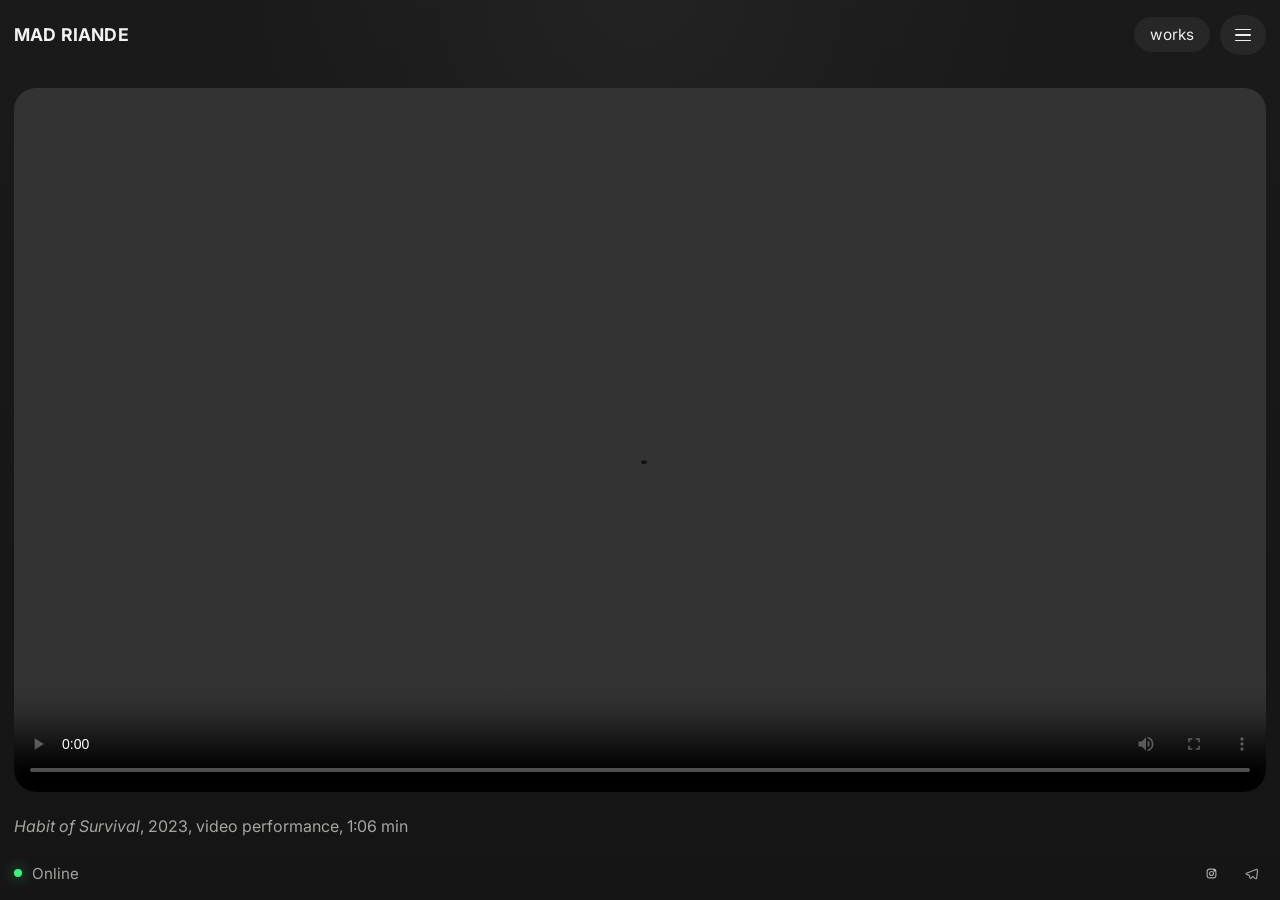
<file: habit-of-survival.html>
<!doctype html>
<html lang="en">
  <head>
    <meta charset="UTF-8" />
    <meta name="viewport" content="width=device-width, initial-scale=1.0" />
    <title>Habit of Survival</title>
    <link rel="preconnect" href="https://fonts.googleapis.com" />
    <link rel="preconnect" href="https://fonts.gstatic.com" crossorigin />
    <link
      href="https://fonts.googleapis.com/css2?family=Inter:wght@400;500;600;700&display=swap"
      rel="stylesheet"
    />
    <link rel="stylesheet" href="styles.css" />
  </head>
  <body>
    <div class="page-shell work-page-shell">
      <header class="topbar work-topbar">
        <a class="brand" href="index.html" aria-label="Mad Riande home">MAD RIANDE</a>
        <nav class="nav" aria-label="Primary">
          <div class="menu-wrap">
            <button
              class="nav-button"
              type="button"
              aria-expanded="false"
              aria-controls="works-menu"
              data-works-toggle
            >
              works
            </button>
            <div class="menu-panel works-panel" id="works-menu" hidden>
              <a class="menu-item" href="strabi-vismuz.html">Strabi-vismuz</a>
              <a class="menu-item" href="visual-cortex.html">Visual Cortex</a>
              <a class="menu-item" href="mad-c-ren-00.html">MAD C+ REN 00</a>
              <a class="menu-item" href="cyborgism.html">Cyborgism</a>
              <a class="menu-item" href="ke-1-2-mv2.html">KE = 1/2 mv2</a>
              <a class="menu-item" href="ciru-jia.html">Ciru-jia</a>
              <a class="menu-item" href="habit-of-survival.html">Habit of Survival</a>
            </div>
          </div>
          <div class="menu-wrap">
            <button
              class="nav-button nav-icon-button"
              type="button"
              aria-expanded="false"
              aria-controls="site-menu"
              data-menu-toggle
            >
              <span class="sr-only">Open menu</span>
              <span class="hamburger" aria-hidden="true">
                <span></span>
                <span></span>
                <span></span>
              </span>
            </button>
            <div class="menu-panel" id="site-menu" hidden>
              <button class="menu-item" type="button" data-bio-toggle>biography</button>
              <button class="menu-item" type="button" data-contact-toggle>contact</button>
              <button class="menu-item" type="button" data-exhibits-toggle>exhibits/press</button>
            </div>
          </div>
        </nav>
      </header>

      <main class="work-page-main">
        <section class="work-detail-card">
          <div class="work-detail-media">
            <video controls autoplay loop playsinline>
              <source src="video%20blake.mov" type="video/quicktime" />
            </video>
          </div>
          <div class="work-detail-copy">
            <p class="work-detail-meta">
              <em>Habit of Survival</em>, 2023, video performance, 1:06 min
            </p>
          </div>
        </section>
        <div class="hero-copy work-modal" id="about" hidden>
          <button class="bio-close" type="button" aria-label="Close bio" data-bio-close>+</button>
          <p class="eyebrow">Biography</p>
          <p>
            Mad Riande (Panamanian, b. 1992) is a multidisciplinary artist based in LA,
            California. Working across painting, sculpture, video performance and
            interactive systems using Arduino, her practice engages biological research,
            memory, and evolving technological environments.
          </p>
          <p>
            Mad received a BFA in Industrial Design from the Savannah College of Art and
            Design and an MFA from Pratt Institute. Her work has been exhibited at Museo
            de Arte Contemporaneo de Panama, Rubelle & Norman Schafler Gallery
            (Brooklyn), Workspace Gallery (Manchester, CT), Satellite Art Fair - Art
            Basel (Miami), Centro Cultural Internacional (Panama City), Prisma Estudio
            (Lisbon), and Galeria Habitante (Panama), among others.
          </p>
        </div>
        <div class="hero-copy work-modal" id="exhibits-press" hidden>
          <button
            class="bio-close"
            type="button"
            aria-label="Close exhibits and press"
            data-exhibits-close
          >
            +
          </button>
          <p class="eyebrow">Exhibits / Press</p>
          <ul class="info-list">
            <li>Prisma Estudio | Solace Exhibition | Residency and Exhibition, Lisbon, Portugal | 2023</li>
            <li>Satellite Art Show | Art Basel 2022, Miami, Florida | 2023</li>
            <li>INSIGHT 3 - To the Third Power Exhibition | Work Space Gallery, Manchester, NY | 2022</li>
            <li>Corpus: Landscapes of Memories and Eternal Sprouting | The Rubelle & Norman Schafler Gallery, Brooklyn, NY | 2022</li>
            <li>Pratt's 2022 Fine Art and Photography MFA Thesis Exhibition, New York City, NY | 2022</li>
            <li>El 20 y Su Contexto | CCI - Centro Cultural Internacional, Panama City, Panama | 2019</li>
            <li>Pa'Lante | Galeria Mateo Sariel, Panama City, Panama | May 7, 2017</li>
            <li>Shift Design Residence, Tuscumbia, Alabama | 2016</li>
          </ul>
          <ul class="info-list">
            <li>Artist Close up #7 | Contemporary Art Magazine, London, UK | 2021</li>
            <li>Collect Art - Summer Issue, Tbilisi, Georgia | 2021</li>
            <li>
              "Meet Madeleine Riande | Multidisciplinary Artist" | Shoutout Arizona Magazine, Arizona, USA | 2023
              <br />
              <a href="https://shoutoutarizona.com/meet-madeleine-riande-multidisciplinary-artist" target="_blank" rel="noreferrer">
                shoutoutarizona.com/meet-madeleine-riande-multidisciplinary-artist
              </a>
            </li>
            <li>
              "EL ARTE ES CONCEPTUALMENTE INTELECTUAL" | Selecta Panama, Panama City, Panama | 2023
              <br />
              <a href="https://www.selectamagazine.com.pa/?s=Madeleine+riand8" target="_blank" rel="noreferrer">
                selectamagazine.com.pa/?s=Madeleine+riand8
              </a>
            </li>
            <li>
              "Madeleine Riande: Explora la Libertad del Arte" | Revista AUNO, Panama City, Panama | 2023
              <br />
              <a href="https://www.revistaauno.com/post/madeleine-riande-explora-la-libertad-del-art8" target="_blank" rel="noreferrer">
                revistaauno.com/post/madeleine-riande-explora-la-libertad-del-art8
              </a>
            </li>
            <li>
              "Pratt's 2022 Fine Arts and Photography MFA Thesis Exhibition on View in Brooklyn" | Hipper Allergic USA | 2022
              <br />
              <a href="https://hyperallergic.com/724758/pratt-2022-fine-arts-photography-mfa-thesis-exhibition" target="_blank" rel="noreferrer">
                hyperallergic.com/724758/pratt-2022-fine-arts-photography-mfa-thesis-exhibition
              </a>
            </li>
            <li>“Madeleine Riande, una propuesta unica, desde la trinchera de la imaginacion” | La Estrella Panama, Panama City, Panama | 2020</li>
          </ul>
        </div>
        <div class="hero-copy work-modal contact-modal" id="contact-modal" hidden>
          <button class="bio-close" type="button" aria-label="Close contact" data-contact-close>
            +
          </button>
          <p class="eyebrow">Contact</p>
          <form class="contact-form" data-contact-form>
            <label class="contact-field">
              <span>name</span>
              <input type="text" name="name" autocomplete="name" />
            </label>
            <label class="contact-field">
              <span>email</span>
              <input type="email" name="email" autocomplete="email" />
            </label>
            <label class="contact-field">
              <span>message</span>
              <textarea name="message" rows="6" required></textarea>
            </label>
            <div class="contact-actions">
              <button class="contact-send" type="submit">send</button>
              <a class="contact-direct" href="mailto:mad@worm.wtf">mad@worm.wtf</a>
            </div>
          </form>
        </div>
      </main>
      <footer class="footer" id="contact">
        <div class="status">
          <span class="status-dot" aria-hidden="true"></span>
          <span>Online</span>
        </div>

        <div class="footer-meta">
          <a
            href="https://www.instagram.com/funkadelik_mad/"
            aria-label="Instagram"
            target="_blank"
            rel="noreferrer"
          >
            <svg viewBox="0 0 24 24" aria-hidden="true">
              <rect x="5" y="5" width="14" height="14" rx="4"></rect>
              <circle cx="12" cy="12" r="3.2"></circle>
              <circle cx="16.7" cy="7.3" r="1"></circle>
            </svg>
          </a>
          <a
            href="https://t.me/funkamad"
            aria-label="Telegram"
            target="_blank"
            rel="noreferrer"
          >
            <svg viewBox="0 0 24 24" aria-hidden="true">
              <path
                d="M20.4 5.3 3.9 11.6c-.8.3-.8 1.4 0 1.7l4.2 1.3 1.6 4.8c.2.7 1.1.8 1.6.2l2.4-2.9 4.7 3.5c.7.5 1.7.1 1.8-.8l1.5-12.4c.1-1-1-1.7-1.9-1.3Z"
              ></path>
            </svg>
          </a>
        </div>
      </footer>
    </div>
    <script>
      const bioToggle = document.querySelector("[data-bio-toggle]");
      const bioClose = document.querySelector("[data-bio-close]");
      const bioPanel = document.querySelector("#about");
      const exhibitsToggle = document.querySelector("[data-exhibits-toggle]");
      const exhibitsClose = document.querySelector("[data-exhibits-close]");
      const exhibitsPanel = document.querySelector("#exhibits-press");
      const worksToggle = document.querySelector("[data-works-toggle]");
      const worksPanel = document.querySelector("#works-menu");
      const menuToggle = document.querySelector("[data-menu-toggle]");
      const menuPanel = document.querySelector("#site-menu");
      const contactToggle = document.querySelector("[data-contact-toggle]");
      const contactClose = document.querySelector("[data-contact-close]");
      const contactPanel = document.querySelector("#contact-modal");
      const contactForm = document.querySelector("[data-contact-form]");

      function setBioVisibility(isVisible) {
        bioPanel.hidden = !isVisible;
        if (isVisible) {
          setExhibitsVisibility(false);
          setContactVisibility(false);
        }
      }

      function setExhibitsVisibility(isVisible) {
        exhibitsPanel.hidden = !isVisible;
        if (isVisible) {
          setBioVisibility(false);
          setContactVisibility(false);
        }
      }

      function setContactVisibility(isVisible) {
        contactPanel.hidden = !isVisible;
        if (isVisible) {
          setBioVisibility(false);
          setExhibitsVisibility(false);
        }
      }

      function setWorksVisibility(isVisible) {
        worksPanel.hidden = !isVisible;
        worksToggle.setAttribute("aria-expanded", String(isVisible));
        if (isVisible) {
          setMenuVisibility(false);
        }
      }

      function setMenuVisibility(isVisible) {
        menuPanel.hidden = !isVisible;
        menuToggle.setAttribute("aria-expanded", String(isVisible));
        if (isVisible) {
          setWorksVisibility(false);
        }
      }

      worksToggle.addEventListener("click", () => {
        setWorksVisibility(worksPanel.hidden);
        worksToggle.blur();
      });

      bioToggle.addEventListener("click", () => {
        setBioVisibility(bioPanel.hidden);
        setMenuVisibility(false);
        bioToggle.blur();
      });

      bioClose.addEventListener("click", () => {
        setBioVisibility(false);
      });

      exhibitsToggle.addEventListener("click", () => {
        setExhibitsVisibility(exhibitsPanel.hidden);
        setMenuVisibility(false);
        exhibitsToggle.blur();
      });

      exhibitsClose.addEventListener("click", () => {
        setExhibitsVisibility(false);
      });

      menuToggle.addEventListener("click", () => {
        setMenuVisibility(menuPanel.hidden);
        menuToggle.blur();
      });

      contactToggle.addEventListener("click", () => {
        setContactVisibility(contactPanel.hidden);
        setMenuVisibility(false);
        contactToggle.blur();
      });

      contactClose.addEventListener("click", () => {
        setContactVisibility(false);
      });

      contactForm.addEventListener("submit", (event) => {
        event.preventDefault();
        const formData = new FormData(contactForm);
        const name = String(formData.get("name") || "").trim();
        const email = String(formData.get("email") || "").trim();
        const message = String(formData.get("message") || "").trim();
        const subject = encodeURIComponent(
          name ? `Website inquiry from ${name}` : "Website inquiry"
        );
        const body = encodeURIComponent(
          `${email ? `From: ${email}\n\n` : ""}${message}`
        );
        window.location.href = `mailto:mad@worm.wtf?subject=${subject}&body=${body}`;
      });

      document.addEventListener("click", (event) => {
        if (!worksPanel.contains(event.target) && !worksToggle.contains(event.target)) {
          setWorksVisibility(false);
        }

        if (!menuPanel.contains(event.target) && !menuToggle.contains(event.target)) {
          setMenuVisibility(false);
        }

        if (!bioPanel.hidden && !bioPanel.contains(event.target) && !bioToggle.contains(event.target)) {
          setBioVisibility(false);
        }

        if (
          !exhibitsPanel.hidden &&
          !exhibitsPanel.contains(event.target) &&
          !exhibitsToggle.contains(event.target)
        ) {
          setExhibitsVisibility(false);
        }

        if (
          !contactPanel.hidden &&
          !contactPanel.contains(event.target) &&
          !contactToggle.contains(event.target)
        ) {
          setContactVisibility(false);
        }
      });

      document.addEventListener("keydown", (event) => {
        if (event.key === "Escape") {
          setWorksVisibility(false);
          setMenuVisibility(false);
          setBioVisibility(false);
          setExhibitsVisibility(false);
          setContactVisibility(false);
        }
      });
    </script>
  </body>
</html>
</file>
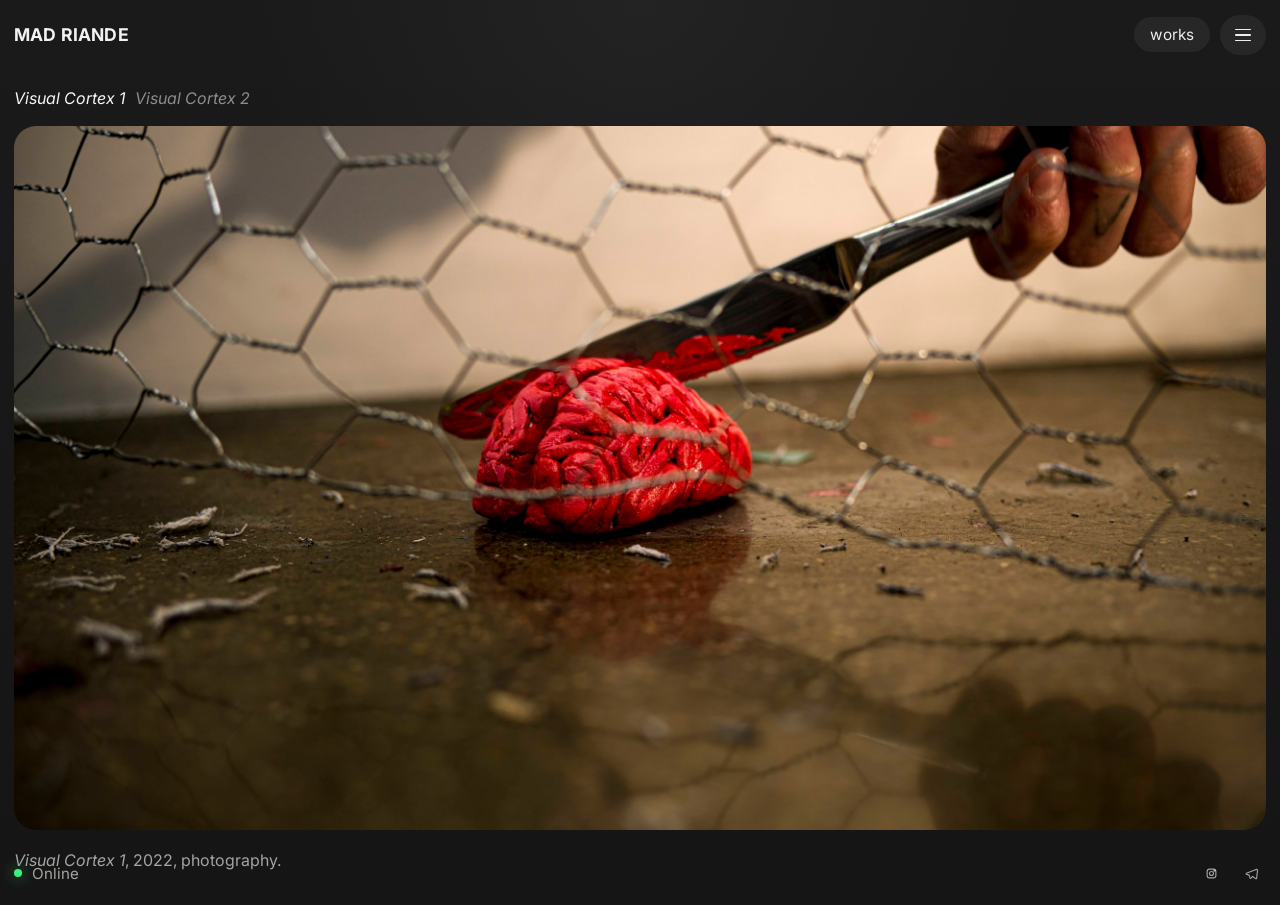
<file: visual-cortex.html>
<!doctype html>
<html lang="en">
  <head>
    <meta charset="UTF-8" />
    <meta name="viewport" content="width=device-width, initial-scale=1.0" />
    <title>Series: Visual Cortex</title>
    <link rel="preconnect" href="https://fonts.googleapis.com" />
    <link rel="preconnect" href="https://fonts.gstatic.com" crossorigin />
    <link
      href="https://fonts.googleapis.com/css2?family=Inter:wght@400;500;600;700&display=swap"
      rel="stylesheet"
    />
    <link rel="stylesheet" href="styles.css" />
  </head>
  <body>
    <div class="page-shell work-page-shell">
      <header class="topbar work-topbar">
        <a class="brand" href="index.html" aria-label="Mad Riande home">MAD RIANDE</a>
        <nav class="nav" aria-label="Primary">
          <div class="menu-wrap">
            <button
              class="nav-button"
              type="button"
              aria-expanded="false"
              aria-controls="works-menu"
              data-works-toggle
            >
              works
            </button>
            <div class="menu-panel works-panel" id="works-menu" hidden>
              <a class="menu-item" href="strabi-vismuz.html">Strabi-vismuz</a>
              <a class="menu-item" href="visual-cortex.html">Visual Cortex</a>
              <a class="menu-item" href="mad-c-ren-00.html">MAD C+ REN 00</a>
              <a class="menu-item" href="cyborgism.html">Cyborgism</a>
              <a class="menu-item" href="ke-1-2-mv2.html">KE = 1/2 mv2</a>
              <a class="menu-item" href="ciru-jia.html">Ciru-jia</a>
              <a class="menu-item" href="habit-of-survival.html">Habit of Survival</a>
            </div>
          </div>
          <div class="menu-wrap">
            <button
              class="nav-button nav-icon-button"
              type="button"
              aria-expanded="false"
              aria-controls="site-menu"
              data-menu-toggle
            >
              <span class="sr-only">Open menu</span>
              <span class="hamburger" aria-hidden="true">
                <span></span>
                <span></span>
                <span></span>
              </span>
            </button>
            <div class="menu-panel" id="site-menu" hidden>
              <button class="menu-item" type="button" data-bio-toggle>biography</button>
              <button class="menu-item" type="button" data-contact-toggle>contact</button>
              <button class="menu-item" type="button" data-exhibits-toggle>exhibits/press</button>
            </div>
          </div>
        </nav>
      </header>

      <main class="work-page-main">
        <section class="work-detail-card work-series-card">
          <div class="series-switcher" aria-label="Visual Cortex works">
            <button class="series-button is-active" type="button" data-series-target="vc1">
              Visual Cortex 1
            </button>
            <button class="series-button" type="button" data-series-target="vc2">
              Visual Cortex 2
            </button>
          </div>
          <div class="work-detail-media" data-series-panel="vc1">
            <img
              src="Visual%20Cortex%202,%202022,%20photography.%202.jpeg"
              alt="Visual Cortex 1 photography"
            />
          </div>
          <div class="work-detail-media" data-series-panel="vc2" hidden>
            <img
              src="Mad_riande_visual%20cortex_2023.jpg"
              alt="Visual Cortex 2 photography"
            />
          </div>
          <div class="work-detail-copy">
            <p class="work-detail-meta" data-series-meta="vc1"><em>Visual Cortex 1</em>, 2022, photography.</p>
            <p class="work-detail-meta" data-series-meta="vc2" hidden><em>Visual Cortex 2</em>, 2022, photography.</p>
          </div>
        </section>
        <div class="hero-copy work-modal" id="about" hidden>
          <button class="bio-close" type="button" aria-label="Close bio" data-bio-close>+</button>
          <p class="eyebrow">Biography</p>
          <p>
            Mad Riande (Panamanian, b. 1992) is a multidisciplinary artist based in LA,
            California. Working across painting, sculpture, video performance and
            interactive systems using Arduino, her practice engages biological research,
            memory, and evolving technological environments.
          </p>
          <p>
            Mad received a BFA in Industrial Design from the Savannah College of Art and
            Design and an MFA from Pratt Institute. Her work has been exhibited at Museo
            de Arte Contemporaneo de Panama, Rubelle & Norman Schafler Gallery
            (Brooklyn), Workspace Gallery (Manchester, CT), Satellite Art Fair - Art
            Basel (Miami), Centro Cultural Internacional (Panama City), Prisma Estudio
            (Lisbon), and Galeria Habitante (Panama), among others.
          </p>
        </div>
        <div class="hero-copy work-modal" id="exhibits-press" hidden>
          <button
            class="bio-close"
            type="button"
            aria-label="Close exhibits and press"
            data-exhibits-close
          >
            +
          </button>
          <p class="eyebrow">Exhibits / Press</p>
          <ul class="info-list">
            <li>Prisma Estudio | Solace Exhibition | Residency and Exhibition, Lisbon, Portugal | 2023</li>
            <li>Satellite Art Show | Art Basel 2022, Miami, Florida | 2023</li>
            <li>INSIGHT 3 - To the Third Power Exhibition | Work Space Gallery, Manchester, NY | 2022</li>
            <li>Corpus: Landscapes of Memories and Eternal Sprouting | The Rubelle & Norman Schafler Gallery, Brooklyn, NY | 2022</li>
            <li>Pratt's 2022 Fine Art and Photography MFA Thesis Exhibition, New York City, NY | 2022</li>
            <li>El 20 y Su Contexto | CCI - Centro Cultural Internacional, Panama City, Panama | 2019</li>
            <li>Pa'Lante | Galeria Mateo Sariel, Panama City, Panama | May 7, 2017</li>
            <li>Shift Design Residence, Tuscumbia, Alabama | 2016</li>
          </ul>
          <ul class="info-list">
            <li>Artist Close up #7 | Contemporary Art Magazine, London, UK | 2021</li>
            <li>Collect Art - Summer Issue, Tbilisi, Georgia | 2021</li>
            <li>
              "Meet Madeleine Riande | Multidisciplinary Artist" | Shoutout Arizona Magazine, Arizona, USA | 2023
              <br />
              <a href="https://shoutoutarizona.com/meet-madeleine-riande-multidisciplinary-artist" target="_blank" rel="noreferrer">
                shoutoutarizona.com/meet-madeleine-riande-multidisciplinary-artist
              </a>
            </li>
            <li>
              "EL ARTE ES CONCEPTUALMENTE INTELECTUAL" | Selecta Panama, Panama City, Panama | 2023
              <br />
              <a href="https://www.selectamagazine.com.pa/?s=Madeleine+riand8" target="_blank" rel="noreferrer">
                selectamagazine.com.pa/?s=Madeleine+riand8
              </a>
            </li>
            <li>
              "Madeleine Riande: Explora la Libertad del Arte" | Revista AUNO, Panama City, Panama | 2023
              <br />
              <a href="https://www.revistaauno.com/post/madeleine-riande-explora-la-libertad-del-art8" target="_blank" rel="noreferrer">
                revistaauno.com/post/madeleine-riande-explora-la-libertad-del-art8
              </a>
            </li>
            <li>
              "Pratt's 2022 Fine Arts and Photography MFA Thesis Exhibition on View in Brooklyn" | Hipper Allergic USA | 2022
              <br />
              <a href="https://hyperallergic.com/724758/pratt-2022-fine-arts-photography-mfa-thesis-exhibition" target="_blank" rel="noreferrer">
                hyperallergic.com/724758/pratt-2022-fine-arts-photography-mfa-thesis-exhibition
              </a>
            </li>
            <li>“Madeleine Riande, una propuesta unica, desde la trinchera de la imaginacion” | La Estrella Panama, Panama City, Panama | 2020</li>
          </ul>
        </div>
        <div class="hero-copy work-modal contact-modal" id="contact-modal" hidden>
          <button class="bio-close" type="button" aria-label="Close contact" data-contact-close>
            +
          </button>
          <p class="eyebrow">Contact</p>
          <form class="contact-form" data-contact-form>
            <label class="contact-field">
              <span>name</span>
              <input type="text" name="name" autocomplete="name" />
            </label>
            <label class="contact-field">
              <span>email</span>
              <input type="email" name="email" autocomplete="email" />
            </label>
            <label class="contact-field">
              <span>message</span>
              <textarea name="message" rows="6" required></textarea>
            </label>
            <div class="contact-actions">
              <button class="contact-send" type="submit">send</button>
              <a class="contact-direct" href="mailto:mad@worm.wtf">mad@worm.wtf</a>
            </div>
          </form>
        </div>
      </main>
      <footer class="footer" id="contact">
        <div class="status">
          <span class="status-dot" aria-hidden="true"></span>
          <span>Online</span>
        </div>

        <div class="footer-meta">
          <a
            href="https://www.instagram.com/funkadelik_mad/"
            aria-label="Instagram"
            target="_blank"
            rel="noreferrer"
          >
            <svg viewBox="0 0 24 24" aria-hidden="true">
              <rect x="5" y="5" width="14" height="14" rx="4"></rect>
              <circle cx="12" cy="12" r="3.2"></circle>
              <circle cx="16.7" cy="7.3" r="1"></circle>
            </svg>
          </a>
          <a
            href="https://t.me/funkamad"
            aria-label="Telegram"
            target="_blank"
            rel="noreferrer"
          >
            <svg viewBox="0 0 24 24" aria-hidden="true">
              <path
                d="M20.4 5.3 3.9 11.6c-.8.3-.8 1.4 0 1.7l4.2 1.3 1.6 4.8c.2.7 1.1.8 1.6.2l2.4-2.9 4.7 3.5c.7.5 1.7.1 1.8-.8l1.5-12.4c.1-1-1-1.7-1.9-1.3Z"
              ></path>
            </svg>
          </a>
        </div>
      </footer>
    </div>
    <script>
      const bioToggle = document.querySelector("[data-bio-toggle]");
      const bioClose = document.querySelector("[data-bio-close]");
      const bioPanel = document.querySelector("#about");
      const exhibitsToggle = document.querySelector("[data-exhibits-toggle]");
      const exhibitsClose = document.querySelector("[data-exhibits-close]");
      const exhibitsPanel = document.querySelector("#exhibits-press");
      const worksToggle = document.querySelector("[data-works-toggle]");
      const worksPanel = document.querySelector("#works-menu");
      const menuToggle = document.querySelector("[data-menu-toggle]");
      const menuPanel = document.querySelector("#site-menu");
      const contactToggle = document.querySelector("[data-contact-toggle]");
      const contactClose = document.querySelector("[data-contact-close]");
      const contactPanel = document.querySelector("#contact-modal");
      const contactForm = document.querySelector("[data-contact-form]");
      const seriesButtons = document.querySelectorAll("[data-series-target]");
      const seriesPanels = document.querySelectorAll("[data-series-panel]");
      const seriesMeta = document.querySelectorAll("[data-series-meta]");

      function setBioVisibility(isVisible) {
        bioPanel.hidden = !isVisible;
        if (isVisible) {
          setExhibitsVisibility(false);
          setContactVisibility(false);
        }
      }

      function setExhibitsVisibility(isVisible) {
        exhibitsPanel.hidden = !isVisible;
        if (isVisible) {
          setBioVisibility(false);
          setContactVisibility(false);
        }
      }

      function setContactVisibility(isVisible) {
        contactPanel.hidden = !isVisible;
        if (isVisible) {
          setBioVisibility(false);
          setExhibitsVisibility(false);
        }
      }

      function setWorksVisibility(isVisible) {
        worksPanel.hidden = !isVisible;
        worksToggle.setAttribute("aria-expanded", String(isVisible));
        if (isVisible) {
          setMenuVisibility(false);
        }
      }

      function setMenuVisibility(isVisible) {
        menuPanel.hidden = !isVisible;
        menuToggle.setAttribute("aria-expanded", String(isVisible));
        if (isVisible) {
          setWorksVisibility(false);
        }
      }

      worksToggle.addEventListener("click", () => {
        setWorksVisibility(worksPanel.hidden);
        worksToggle.blur();
      });

      bioToggle.addEventListener("click", () => {
        setBioVisibility(bioPanel.hidden);
        setMenuVisibility(false);
        bioToggle.blur();
      });

      bioClose.addEventListener("click", () => {
        setBioVisibility(false);
      });

      exhibitsToggle.addEventListener("click", () => {
        setExhibitsVisibility(exhibitsPanel.hidden);
        setMenuVisibility(false);
        exhibitsToggle.blur();
      });

      exhibitsClose.addEventListener("click", () => {
        setExhibitsVisibility(false);
      });

      menuToggle.addEventListener("click", () => {
        setMenuVisibility(menuPanel.hidden);
        menuToggle.blur();
      });

      contactToggle.addEventListener("click", () => {
        setContactVisibility(contactPanel.hidden);
        setMenuVisibility(false);
        contactToggle.blur();
      });

      contactClose.addEventListener("click", () => {
        setContactVisibility(false);
      });

      contactForm.addEventListener("submit", (event) => {
        event.preventDefault();
        const formData = new FormData(contactForm);
        const name = String(formData.get("name") || "").trim();
        const email = String(formData.get("email") || "").trim();
        const message = String(formData.get("message") || "").trim();
        const subject = encodeURIComponent(
          name ? `Website inquiry from ${name}` : "Website inquiry"
        );
        const body = encodeURIComponent(
          `${email ? `From: ${email}\n\n` : ""}${message}`
        );
        window.location.href = `mailto:mad@worm.wtf?subject=${subject}&body=${body}`;
      });

      document.addEventListener("click", (event) => {
        if (!worksPanel.contains(event.target) && !worksToggle.contains(event.target)) {
          setWorksVisibility(false);
        }

        if (!menuPanel.contains(event.target) && !menuToggle.contains(event.target)) {
          setMenuVisibility(false);
        }

        if (!bioPanel.hidden && !bioPanel.contains(event.target) && !bioToggle.contains(event.target)) {
          setBioVisibility(false);
        }

        if (
          !exhibitsPanel.hidden &&
          !exhibitsPanel.contains(event.target) &&
          !exhibitsToggle.contains(event.target)
        ) {
          setExhibitsVisibility(false);
        }

        if (
          !contactPanel.hidden &&
          !contactPanel.contains(event.target) &&
          !contactToggle.contains(event.target)
        ) {
          setContactVisibility(false);
        }
      });

      document.addEventListener("keydown", (event) => {
        if (event.key === "Escape") {
          setWorksVisibility(false);
          setMenuVisibility(false);
          setBioVisibility(false);
          setExhibitsVisibility(false);
          setContactVisibility(false);
        }
      });

      function setSeries(activeId) {
        seriesButtons.forEach((button) => {
          button.classList.toggle(
            "is-active",
            button.getAttribute("data-series-target") === activeId
          );
        });

        seriesPanels.forEach((panel) => {
          panel.hidden = panel.getAttribute("data-series-panel") !== activeId;
        });

        seriesMeta.forEach((meta) => {
          meta.hidden = meta.getAttribute("data-series-meta") !== activeId;
        });
      }

      seriesButtons.forEach((button) => {
        button.addEventListener("click", () => {
          setSeries(button.getAttribute("data-series-target"));
          button.blur();
        });
      });
    </script>
  </body>
</html>
</file>
<file: styles.css>
:root {
  --bg: #151515;
  --panel: #1b1b1b;
  --panel-soft: rgba(255, 255, 255, 0.055);
  --text: #f0eee9;
  --muted: rgba(240, 238, 233, 0.66);
  --line: rgba(255, 255, 255, 0.08);
  --pill: rgba(255, 255, 255, 0.06);
  --green: #3af27f;
  --shadow: 0 28px 80px rgba(0, 0, 0, 0.28);
  --frame-top: 76px;
  --frame-bottom: 78px;
  --media-offset: 0px;
}

* {
  box-sizing: border-box;
}

html {
  scroll-behavior: smooth;
}

body {
  margin: 0;
  min-height: 100vh;
  min-height: 100dvh;
  background:
    radial-gradient(circle at top center, rgba(255, 255, 255, 0.04), transparent 36%),
    linear-gradient(180deg, #1a1a1a 0%, var(--bg) 100%);
  color: var(--text);
  font-family: "Inter", "Helvetica Neue", sans-serif;
}


a {
  color: inherit;
  text-decoration: none;
}

.page-shell {
  width: min(100%, 1680px);
  min-height: 100vh;
  min-height: 100dvh;
  margin: 0 auto;
  padding: var(--frame-top) 14px var(--frame-bottom);
}

main {
  min-height: calc(100vh - var(--frame-top) - var(--frame-bottom));
}

.topbar,
.footer {
  display: flex;
  align-items: center;
  justify-content: space-between;
  gap: 16px;
  position: fixed;
  left: 50%;
  width: min(calc(100% - 28px), 1652px);
  transform: translateX(-50%);
  z-index: 10;
}

.topbar {
  top: 12px;
}

.brand {
  font-family: "Inter", "Helvetica Neue", sans-serif;
  font-size: 1.1rem;
  font-weight: 700;
  letter-spacing: 0.01em;
  color: rgba(255, 255, 255, 0.94);
  text-rendering: optimizeLegibility;
}

.nav {
  display: flex;
  align-items: center;
  gap: 10px;
  position: relative;
}

.nav > a {
  padding: 10px 16px;
  border-radius: 999px;
  background: var(--pill);
  color: rgba(255, 255, 255, 0.92);
  font-size: 0.96rem;
  line-height: 1;
  transition: background-color 180ms ease, transform 180ms ease;
}

.nav-button {
  border: 0;
  cursor: pointer;
  font: inherit;
  padding: 10px 16px;
  border-radius: 999px;
  background: var(--pill);
  color: rgba(255, 255, 255, 0.92);
  font-size: 0.96rem;
  line-height: 1;
  transition: background-color 180ms ease, transform 180ms ease;
}

.nav-icon-button {
  width: 46px;
  height: 40px;
  padding: 0;
  display: inline-flex;
  align-items: center;
  justify-content: center;
}

.menu-wrap {
  position: relative;
}

.menu-panel {
  position: absolute;
  top: calc(100% + 10px);
  right: 0;
  min-width: 180px;
  padding: 10px;
  border-radius: 18px;
  border: 1px solid rgba(255, 255, 255, 0.08);
  background: rgba(18, 18, 18, 0.9);
  backdrop-filter: blur(18px);
  box-shadow: 0 24px 60px rgba(0, 0, 0, 0.28);
  display: grid;
  gap: 6px;
  z-index: 5;
}

.works-panel {
  left: auto;
  right: 0;
  min-width: 220px;
}

.menu-panel[hidden] {
  display: none;
}

.menu-item {
  border: 0;
  background: transparent;
  color: rgba(255, 255, 255, 0.92);
  font: inherit;
  text-align: left;
  padding: 10px 16px;
  border-radius: 999px;
  cursor: pointer;
  text-decoration: none;
}

.menu-item:hover,
.menu-item:focus-visible {
  background: rgba(255, 255, 255, 0.11);
  transform: translateY(-1px);
}

.menu-item:focus {
  outline: none;
}

.hamburger {
  display: inline-flex;
  flex-direction: column;
  gap: 4px;
}

.hamburger span {
  display: block;
  width: 16px;
  height: 1.5px;
  border-radius: 999px;
  background: currentColor;
}

.sr-only {
  position: absolute;
  width: 1px;
  height: 1px;
  padding: 0;
  margin: -1px;
  overflow: hidden;
  clip: rect(0, 0, 0, 0);
  white-space: nowrap;
  border: 0;
}

.nav > a:hover,
.nav-button:hover,
.nav > a:focus-visible,
.nav-button:focus-visible,
.footer-meta a:hover,
.footer-meta a:focus-visible {
  background: rgba(255, 255, 255, 0.11);
  transform: translateY(-1px);
}

.nav > a:focus,
.nav-button:focus,
.footer-meta a:focus {
  outline: none;
}

.hero-card {
  position: sticky;
  top: var(--frame-top);
  overflow: hidden;
  min-height: calc(100vh - var(--frame-top) - var(--frame-bottom));
  height: calc(100vh - var(--frame-top) - var(--frame-bottom));
  border-radius: 22px;
  background: var(--panel);
  box-shadow: var(--shadow);
  isolation: isolate;
}

.hero-line {
  position: absolute;
  top: 56px;
  left: 0;
  right: 0;
  height: 1px;
  background: linear-gradient(90deg, transparent, var(--line) 12%, var(--line) 88%, transparent);
  z-index: 2;
}

.hero-media {
  position: absolute;
  inset: 0;
  overflow: hidden;
  border-radius: inherit;
}

.hero-media::after {
  content: "";
  position: absolute;
  inset: 0;
  background:
    linear-gradient(180deg, rgba(0, 0, 0, 0.18), transparent 16%, transparent 72%, rgba(0, 0, 0, 0.26)),
    linear-gradient(90deg, rgba(0, 0, 0, 0.16), transparent 22%, transparent 78%, rgba(0, 0, 0, 0.22));
  pointer-events: none;
}

.hero-media img,
.hero-media video {
  width: 100%;
  height: 100%;
  object-fit: cover;
  object-position: center 51%;
  filter: saturate(0.8) brightness(0.98);
  background: transparent;
}

.hero-media video::-webkit-media-controls-panel,
.hero-media video::-webkit-media-controls-enclosure {
  opacity: 1 !important;
}

.hero-copy {
  position: absolute;
  top: 50%;
  left: 50%;
  width: min(760px, calc(100% - 64px));
  max-height: calc(100% - 72px);
  padding: 28px 30px;
  border: 1px solid rgba(255, 255, 255, 0.1);
  border-radius: 20px;
  background: rgba(15, 15, 15, 0.56);
  backdrop-filter: blur(18px);
  overflow: auto;
  z-index: 3;
  transform: translate(-50%, -50%);
  box-shadow: 0 28px 80px rgba(0, 0, 0, 0.32);
}

.hero-copy[hidden] {
  display: none;
}

.eyebrow {
  margin: 0 0 10px;
  color: rgba(255, 255, 255, 0.68);
  font-size: 0.82rem;
  letter-spacing: 0.16em;
  text-transform: uppercase;
}

.hero-copy h1 {
  margin: 0;
  font-family: "Inter", "Helvetica Neue", sans-serif;
  font-size: clamp(1.55rem, 2vw, 2rem);
  font-weight: 600;
  line-height: 1.02;
  letter-spacing: -0.03em;
}

.hero-copy p:last-child {
  margin: 14px 0 0;
  color: var(--muted);
  font-size: 1rem;
  line-height: 1.55;
}

.hero-copy p + p {
  margin-top: 12px;
}

.info-list {
  margin: 14px 0 18px;
  padding-left: 20px;
  color: var(--muted);
  line-height: 1.55;
}

.info-list li + li {
  margin-top: 10px;
}

.info-list a {
  color: rgba(255, 255, 255, 0.82);
  word-break: break-word;
}

.contact-modal {
  width: min(680px, calc(100% - 64px));
}

.work-modal {
  position: fixed;
  z-index: 30;
}

.work-page-shell {
  padding-top: 88px;
  padding-bottom: 32px;
}

.work-topbar {
  top: 14px;
}

.work-page-main {
  min-height: auto;
}

.work-detail-card {
  display: grid;
  gap: 22px;
  width: min(100%, 1280px);
  margin: 0 auto;
}

.work-series-card {
  gap: 18px;
}

.series-switcher {
  display: flex;
  align-items: center;
  gap: 10px;
  flex-wrap: wrap;
}

.series-button {
  border: 0;
  cursor: pointer;
  font: inherit;
  font-style: italic;
  padding: 0;
  background: transparent;
  color: rgba(255, 255, 255, 0.5);
  transition: color 180ms ease, opacity 180ms ease;
}

.icon-toggle {
  display: inline-flex;
  align-items: center;
  justify-content: center;
  width: 42px;
  height: 42px;
}

.series-button:hover,
.series-button:focus-visible,
.series-button.is-active {
  color: rgba(255, 255, 255, 0.96);
}

.icon-pause,
.icon-volume-on {
  display: block;
}

.icon-play,
.icon-volume-off {
  display: none;
}

.icon-toggle.is-paused .icon-pause,
.icon-toggle.is-muted .icon-volume-on {
  display: none;
}

.icon-toggle.is-paused .icon-play,
.icon-toggle.is-muted .icon-volume-off {
  display: block;
}

.work-detail-media {
  position: relative;
  display: flex;
  align-items: center;
  justify-content: center;
  width: 100%;
  aspect-ratio: 16 / 9;
  overflow: hidden;
  border-radius: 22px;
  background: transparent;
  box-shadow: none;
}

.work-detail-media-portrait {
  display: inline-flex;
  width: fit-content;
  max-width: 100%;
  aspect-ratio: auto;
  min-height: 0;
  margin: 0 auto;
  background: rgba(255, 255, 255, 0.02);
}

.work-detail-media-portrait img {
  width: auto;
  height: auto;
  max-width: 100%;
  max-height: min(80vh, 1100px);
  object-fit: contain;
}

.work-detail-media[hidden],
.work-detail-meta[hidden] {
  display: none;
}

.work-detail-placeholder {
  background: #0b0b0b;
}

.work-grid {
  display: grid;
  grid-template-columns: repeat(2, minmax(0, 1fr));
  grid-template-rows: repeat(2, minmax(0, 1fr));
  gap: 10px;
  width: 100%;
  height: 100%;
  padding: 10px;
}

.work-grid video {
  width: 100%;
  height: 100%;
  object-fit: cover;
  border-radius: 14px;
  background: #000;
}

.installation-ui {
  position: absolute;
  inset: 0;
  z-index: 3;
  pointer-events: none;
}

.installation-topbar,
.installation-bottombar {
  display: flex;
  align-items: center;
  pointer-events: auto;
}

.installation-topbar {
  justify-content: space-between;
  padding: 18px 18px 0;
  width: 100%;
}

.installation-volume {
  display: flex;
  align-items: center;
  gap: 8px;
  padding: 8px 12px;
  border-radius: 999px;
  background: rgba(255, 255, 255, 0.14);
  backdrop-filter: blur(18px);
  box-shadow: inset 0 0 0 1px rgba(255, 255, 255, 0.08);
}

.installation-volume-range {
  width: 188px;
  height: 6px;
  accent-color: rgba(255, 255, 255, 0.95);
}

.installation-bottombar {
  position: absolute;
  left: 50%;
  bottom: 16px;
  transform: translateX(-50%);
  gap: 10px;
  width: min(calc(100% - 36px), 1140px);
  padding: 12px 16px;
  border-radius: 999px;
  background: rgba(120, 120, 120, 0.22);
  backdrop-filter: blur(18px);
  box-shadow: inset 0 0 0 1px rgba(255, 255, 255, 0.07);
}

.installation-range {
  flex: 1 1 420px;
  min-width: 280px;
  height: 6px;
  accent-color: rgba(255, 255, 255, 0.92);
}

.installation-icon-button {
  border: 0;
  background: transparent;
  color: rgba(255, 255, 255, 0.96);
  width: 34px;
  height: 34px;
  display: inline-flex;
  align-items: center;
  justify-content: center;
  cursor: pointer;
  padding: 0;
  border-radius: 999px;
}

.installation-icon-button:hover,
.installation-icon-button:focus-visible {
  background: rgba(255, 255, 255, 0.05);
}

.installation-time {
  color: rgba(255, 255, 255, 0.95);
  font-variant-numeric: tabular-nums;
  font-size: 0.96rem;
  min-width: 48px;
}

.player-icon {
  width: 19px;
  height: 19px;
  fill: none;
  stroke: currentColor;
  stroke-width: 1.9;
  stroke-linecap: round;
  stroke-linejoin: round;
}

.installation-icon-button .icon-play,
.installation-icon-button .icon-volume-off {
  display: none;
}

.installation-icon-button.is-paused .icon-pause,
.installation-icon-button.is-muted .icon-volume-on {
  display: none;
}

.installation-icon-button.is-paused .icon-play,
.installation-icon-button.is-muted .icon-volume-off {
  display: block;
}

.work-detail-media video {
  display: block;
  width: 100%;
  height: 100%;
  background: transparent;
  object-fit: cover;
}

.work-detail-media img {
  display: block;
  width: 100%;
  height: 100%;
  object-fit: cover;
}

.work-detail-copy {
  width: min(100%, 760px);
}

.work-detail-meta {
  margin: 0;
  color: var(--muted);
  font-size: 1rem;
  line-height: 1.55;
}

.work-detail-meta em {
  font-style: italic;
}

.work-detail-copy-stack {
  display: grid;
  gap: 12px;
}

.work-detail-note {
  margin: 0;
  color: rgba(255, 255, 255, 0.54);
  font-size: 0.92rem;
  line-height: 1.5;
}

.process-card {
  display: grid;
  gap: 22px;
  padding: clamp(24px, 3vw, 38px);
  border-radius: 22px;
  min-height: min(76vh, 820px);
  border: 1px solid rgba(255, 255, 255, 0.08);
  background:
    linear-gradient(180deg, rgba(255, 255, 255, 0.05), rgba(255, 255, 255, 0.025)),
    rgba(255, 255, 255, 0.02);
}

.process-card-copy {
  display: grid;
  gap: 14px;
  width: min(100%, 760px);
}

.process-card-copy p {
  margin: 0;
  color: var(--muted);
  line-height: 1.6;
}

.process-card-copy .eyebrow {
  margin: 0;
}

.process-list {
  margin: 2px 0 0;
  padding-left: 18px;
  color: rgba(255, 255, 255, 0.78);
  line-height: 1.6;
}

.process-list li + li {
  margin-top: 10px;
}

.cyborgism-collage {
  display: grid;
  grid-template-columns: repeat(12, minmax(0, 1fr));
  gap: 14px;
}

.cyborgism-stack {
  display: grid;
  gap: 16px;
}

.cyborgism-stack .work-detail-media {
  background: rgba(255, 255, 255, 0.02);
}

.cyborgism-stack .work-detail-media img {
  object-fit: contain;
}

.cyborgism-shot {
  position: relative;
  overflow: hidden;
  border-radius: 18px;
  background: rgba(255, 255, 255, 0.03);
}

.cyborgism-shot img {
  display: block;
  width: 100%;
  height: 100%;
  object-fit: contain;
  background: rgba(255, 255, 255, 0.02);
}

.cyborgism-shot-primary {
  grid-column: span 7;
  aspect-ratio: 1.15 / 1;
}

.cyborgism-shot-tall {
  grid-column: span 5;
  aspect-ratio: 0.92 / 1;
}

.cyborgism-shot-wide {
  grid-column: span 7;
  aspect-ratio: 1.55 / 1;
}

.cyborgism-shot-square {
  grid-column: span 5;
  aspect-ratio: 1 / 1;
}

.cyborgism-shot-panorama {
  grid-column: 1 / -1;
  aspect-ratio: 2.25 / 1;
}

.contact-form {
  display: grid;
  gap: 14px;
  margin-top: 8px;
}

.contact-field {
  display: grid;
  gap: 8px;
}

.contact-field span {
  color: rgba(255, 255, 255, 0.72);
  font-size: 0.85rem;
}

.contact-field input,
.contact-field textarea {
  width: 100%;
  border: 1px solid rgba(255, 255, 255, 0.12);
  border-radius: 14px;
  background: rgba(255, 255, 255, 0.05);
  color: var(--text);
  font: inherit;
  padding: 14px 15px;
  outline: none;
  resize: vertical;
}

.contact-field input:focus,
.contact-field textarea:focus {
  border-color: rgba(255, 255, 255, 0.26);
  background: rgba(255, 255, 255, 0.07);
}

.contact-actions {
  display: flex;
  align-items: center;
  justify-content: space-between;
  gap: 14px;
}

.contact-send {
  border: 0;
  cursor: pointer;
  font: inherit;
  padding: 10px 16px;
  border-radius: 999px;
  background: var(--pill);
  color: rgba(255, 255, 255, 0.92);
  font-weight: 500;
  line-height: 1;
  transition: background-color 180ms ease, transform 180ms ease;
}

.contact-send:hover,
.contact-send:focus-visible {
  background: rgba(255, 255, 255, 0.11);
  transform: translateY(-1px);
}

.contact-direct {
  color: rgba(255, 255, 255, 0.74);
  font-size: 0.95rem;
}

.footer {
  bottom: 12px;
  color: var(--muted);
  font-size: 0.95rem;
}

.status,
.footer-meta {
  display: flex;
  align-items: center;
  gap: 10px;
}

.status-dot {
  width: 8px;
  height: 8px;
  border-radius: 50%;
  background: var(--green);
  box-shadow: 0 0 14px rgba(58, 242, 127, 0.65);
  animation: status-beep 1.6s ease-in-out infinite;
}

.footer-meta a {
  display: inline-flex;
  align-items: center;
  justify-content: center;
  min-width: 30px;
  min-height: 30px;
  border-radius: 999px;
  color: var(--muted);
  transition: background-color 180ms ease, transform 180ms ease, color 180ms ease;
}

.footer-meta .credit {
  display: inline;
  min-width: auto;
  min-height: auto;
  padding: 0 0 0 8px;
  border-radius: 0;
  background: transparent;
  transition: none;
}

.footer-meta svg {
  width: 15px;
  height: 15px;
  fill: none;
  stroke: currentColor;
  stroke-width: 1.8;
  stroke-linecap: round;
  stroke-linejoin: round;
}

.credit {
  display: inline;
  min-width: auto;
  min-height: auto;
  padding: 0 0 0 8px;
  border-radius: 0;
  font-weight: 500;
  letter-spacing: -0.02em;
}

.credit:hover,
.credit:focus-visible {
  background: transparent;
  transform: none;
}

.footer-meta .credit:hover,
.footer-meta .credit:focus-visible {
  background: transparent;
  transform: none;
}

.bio-close {
  position: absolute;
  top: 14px;
  right: 14px;
  border: 0;
  background: transparent;
  color: rgba(255, 255, 255, 0.8);
  font: inherit;
  font-size: 1.5rem;
  line-height: 1;
  cursor: pointer;
  transform: rotate(45deg);
}

@media (max-width: 720px) {
  :root {
    --frame-top: 96px;
    --frame-bottom: 120px;
  }

  .page-shell {
    width: 100%;
    min-height: 100dvh;
    padding: var(--frame-top) 12px var(--frame-bottom);
  }

  main {
    min-height: calc(100vh - var(--frame-top) - var(--frame-bottom));
  }

  .topbar,
  .footer {
    width: calc(100% - 24px);
    left: 12px;
    transform: none;
  }

  .topbar {
    top: 10px;
    flex-direction: row;
    align-items: center;
    gap: 12px;
  }

  .brand {
    font-size: 0.98rem;
    letter-spacing: 0.01em;
  }

  .nav {
    margin-left: auto;
  }

  .nav a,
  .nav-button {
    padding: 9px 14px;
    font-size: 0.92rem;
  }

  .menu-panel {
    top: calc(100% + 8px);
    min-width: 170px;
    padding: 8px;
    border-radius: 16px;
  }

  .menu-item {
    padding: 9px 14px;
    font-size: 0.92rem;
  }

  .hero-card {
    min-height: calc(100dvh - var(--frame-top) - var(--frame-bottom));
    height: calc(100dvh - var(--frame-top) - var(--frame-bottom));
    border-radius: 18px;
  }

  .hero-line {
    top: 54px;
  }

  .hero-media video,
  .hero-media img {
    object-position: 58% 50%;
  }

  .hero-copy {
    top: 50%;
    left: 50%;
    right: auto;
    bottom: auto;
    width: calc(100% - 28px);
    max-height: calc(100% - 28px);
    padding: 20px 20px 22px;
    border-radius: 18px;
    transform: translate(-50%, -50%);
  }

  .hero-copy h1 {
    font-size: clamp(1.35rem, 5.6vw, 1.75rem);
    line-height: 1.04;
  }

  .hero-copy p {
    font-size: 0.93rem;
    line-height: 1.45;
  }

  .contact-modal {
    width: calc(100% - 28px);
  }

  .work-page-shell {
    padding-top: 86px;
  }

  .works-panel {
    left: auto;
    right: 0;
    min-width: min(220px, calc(100vw - 24px));
  }

  .hero-copy,
  .work-modal {
    overscroll-behavior: contain;
  }

  .work-detail-card {
    gap: 18px;
  }

  .series-switcher {
    gap: 8px;
  }

  .series-button {
    font-size: 0.95rem;
  }

  .process-card {
    min-height: auto;
  }

  .work-detail-media {
    border-radius: 18px;
  }

  .cyborgism-collage {
    grid-template-columns: 1fr;
    gap: 12px;
  }

  .cyborgism-shot,
  .cyborgism-shot-primary,
  .cyborgism-shot-tall,
  .cyborgism-shot-wide,
  .cyborgism-shot-square,
  .cyborgism-shot-panorama {
    grid-column: auto;
    aspect-ratio: 16 / 11;
  }

  .work-detail-media video {
    height: auto;
    max-height: none;
  }

  .work-detail-media img {
    max-height: none;
  }

  .work-grid {
    gap: 8px;
    padding: 8px;
  }

  .work-grid video {
    border-radius: 12px;
  }

  .installation-topbar {
    padding: 12px 12px 0;
  }

  .installation-volume {
    max-width: calc(100% - 52px);
  }

  .installation-volume-range {
    width: 96px;
  }

  .installation-bottombar {
    width: calc(100% - 24px);
    bottom: 12px;
    gap: 6px;
    padding: 10px 12px;
    flex-wrap: wrap;
    justify-content: center;
  }

  .installation-time {
    font-size: 0.86rem;
    min-width: 42px;
  }

  .installation-range {
    min-width: 96px;
  }


  .contact-actions {
    flex-direction: column;
    align-items: stretch;
  }

  .contact-send,
  .contact-direct {
    text-align: center;
  }

  .footer {
    left: 0;
    right: 0;
    bottom: 0;
    width: 100%;
    padding: 12px 12px calc(12px + env(safe-area-inset-bottom));
    background: linear-gradient(180deg, rgba(21, 21, 21, 0), rgba(21, 21, 21, 0.92) 28%, #151515 100%);
    flex-direction: row;
    align-items: center;
    justify-content: space-between;
    gap: 12px;
    font-size: 0.88rem;
  }

  .footer-meta {
    gap: 8px;
  }

  .work-page-shell .footer {
    position: static;
    left: auto;
    right: auto;
    bottom: auto;
    width: 100%;
    padding: 0;
    margin-top: 24px;
    background: none;
  }

}

@media (max-width: 560px) {
  :root {
    --frame-top: 92px;
    --frame-bottom: 116px;
  }

  .topbar {
    gap: 8px;
  }

  .brand {
    max-width: 42vw;
    font-size: 0.92rem;
  }

  .nav {
    gap: 8px;
  }

  .nav-button {
    padding: 8px 12px;
    font-size: 0.88rem;
  }

  .nav-icon-button {
    width: 42px;
    height: 38px;
  }

  .menu-panel,
  .works-panel {
    width: min(240px, calc(100vw - 24px));
    min-width: 0;
  }

  .menu-item {
    white-space: normal;
    line-height: 1.3;
  }

  .hero-card {
    min-height: auto;
    height: min(78dvh, 760px);
  }

  .hero-line {
    top: 50px;
  }

  .hero-copy,
  .contact-modal {
    width: calc(100% - 20px);
    max-height: calc(100% - 20px);
    padding: 18px 16px 20px;
  }

  .work-page-shell {
    padding-top: 82px;
    padding-bottom: 20px;
  }

  .work-detail-card,
  .work-series-card,
  .cyborgism-stack {
    gap: 14px;
  }

  .series-switcher {
    align-items: flex-start;
    flex-direction: column;
  }

  .work-detail-media {
    border-radius: 16px;
  }

  .work-detail-placeholder {
    aspect-ratio: 4 / 5;
  }

  .work-grid {
    grid-template-columns: repeat(2, minmax(0, 1fr));
    grid-template-rows: repeat(2, minmax(0, 1fr));
    height: 100%;
  }

  .work-grid video {
    aspect-ratio: auto;
  }

  .work-detail-media-portrait img {
    max-height: min(70vh, 760px);
  }

  .installation-topbar {
    gap: 10px;
    align-items: flex-start;
    flex-direction: column;
  }

  .installation-volume {
    width: 100%;
    max-width: none;
    justify-content: space-between;
  }

  .installation-volume-range {
    width: 100%;
  }

  .installation-range {
    min-width: 100%;
    order: 3;
  }

  .contact-field input,
  .contact-field textarea {
    padding: 13px 14px;
  }

  .footer {
    font-size: 0.82rem;
    flex-wrap: nowrap;
  }

  .work-page-shell .footer {
    margin-top: 20px;
    padding-bottom: env(safe-area-inset-bottom);
  }
}

@keyframes status-beep {
  0%,
  100% {
    transform: scale(1);
    opacity: 0.95;
    box-shadow: 0 0 0 0 rgba(58, 242, 127, 0.42);
  }

  45% {
    transform: scale(1.18);
    opacity: 1;
    box-shadow: 0 0 0 8px rgba(58, 242, 127, 0);
  }
}
</file>
